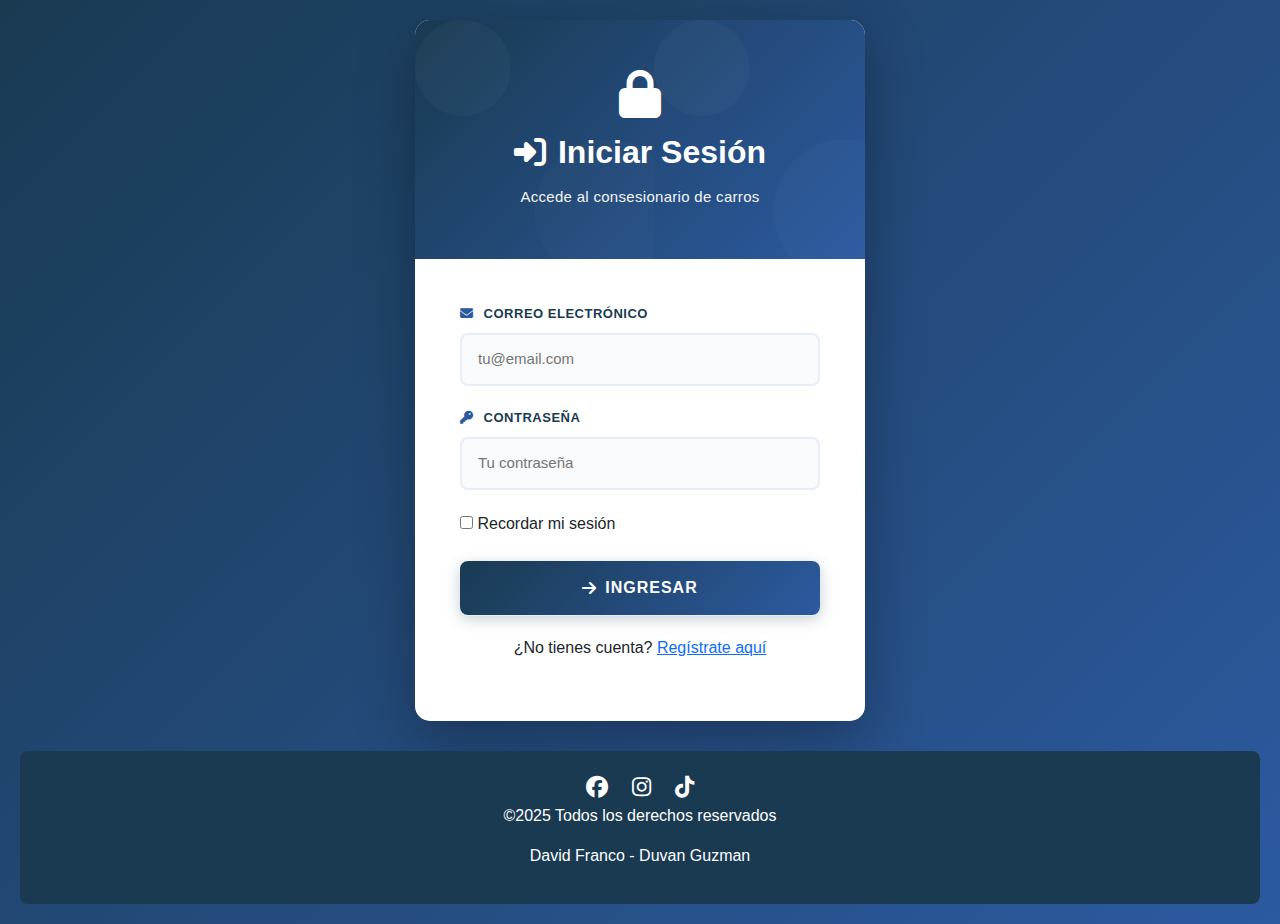
<file: index.html>
<!DOCTYPE html>
<html lang="es">
<head>
  <meta charset="UTF-8">
  <meta name="viewport" content="width=device-width, initial-scale=1.0">
  <title>Iniciar Sesión </title>
  
  <link href="https://cdn.jsdelivr.net/npm/bootstrap@5.3.8/dist/css/bootstrap.min.css" rel="stylesheet">
  <link rel="stylesheet" href="https://cdnjs.cloudflare.com/ajax/libs/font-awesome/6.4.0/css/all.min.css">
  
  <style>
    body {
      background: linear-gradient(135deg, #1a3a52 0%, #2c5aa0 100%);
      min-height: 100vh;
      display: flex;
      flex-direction: column;  
      justify-content: space-between; 
      padding: 20px;
      font-family: 'Segoe UI', Tahoma, Geneva, Verdana, sans-serif;
    }

    .main-wrapper {
      flex: 1;
      display: flex;
      justify-content: center;
      align-items: center;
    }

    .login-container {
      max-width: 450px;
      width: 100%;
      background: white;
      border-radius: 15px;
      box-shadow: 0 20px 60px rgba(0, 0, 0, 0.3);
      overflow: hidden;
      transition: all 0.4s ease;
    }

    .login-container:hover {
      box-shadow: 0 25px 70px rgba(0, 0, 0, 0.35);
      transform: translateY(-5px);
    }

    .login-header {
      background: linear-gradient(135deg, #1a3a52 0%, #2c5aa0 100%);
      color: white;
      padding: 50px 20px;
      text-align: center;
      position: relative;
      overflow: hidden;
    }

    .login-header::before {
      content: '';
      position: absolute;
      inset: 0;
      background: url('data:image/svg+xml,<svg xmlns="http://www.w3.org/2000/svg" viewBox="0 0 100 100"><circle cx="20" cy="20" r="20" fill="rgba(255,255,255,0.05)"/><circle cx="80" cy="80" r="30" fill="rgba(255,255,255,0.03)"/></svg>');
      opacity: 0.5;
    }

    .login-header h1 {
      font-size: 32px;
      margin: 0 0 15px 0;
      font-weight: 700;
      display: flex;
      align-items: center;
      justify-content: center;
      gap: 12px;
      position: relative;
      z-index: 1;
    }

    .login-header p {
      margin: 0;
      font-size: 15px;
      opacity: 0.95;
      position: relative;
      z-index: 1;
      letter-spacing: 0.3px;
    }

    .login-icon {
      font-size: 48px;
      margin-bottom: 15px;
      position: relative;
      z-index: 1;
      animation: bounce 3s infinite;
    }

    @keyframes bounce {
      0%, 100% { transform: translateY(0); }
      50% { transform: translateY(-10px); }
    }

    .login-body {
      padding: 45px;
    }

    .form-group-login {
      margin-bottom: 22px;
      position: relative;
    }

    .form-group-login label {
      display: block;
      font-weight: 700;
      color: #1a3a52;
      margin-bottom: 10px;
      font-size: 13px;
      text-transform: uppercase;
      letter-spacing: 0.5px;
    }

    .form-group-login label i {
      color: #2c5aa0;
      margin-right: 6px;
    }

    .form-group-login input {
      width: 100%;
      padding: 13px 16px;
      border: 2px solid #e8eef5;
      border-radius: 8px;
      font-size: 15px;
      transition: all 0.3s ease;
      background: #f8fafc;
    }

    .btn-ingresar {
      width: 100%;
      padding: 15px;
      background: linear-gradient(135deg, #1a3a52 0%, #2c5aa0 100%);
      color: white;
      border: none;
      border-radius: 8px;
      font-weight: 700;
      font-size: 16px;
      cursor: pointer;
      transition: all 0.3s ease;
      margin-top: 25px;
      display: flex;
      align-items: center;
      justify-content: center;
      text-transform: uppercase;
      letter-spacing: 1px;
      gap: 8px;
      box-shadow: 0 4px 15px rgba(26, 58, 82, 0.25);
    }

    .login-footer {
      text-align: center;
      border-top: 1px solid #e8eef5;
      padding-top: 20px;
    }

    /* FOOTER REAL */
    footer {
      background: #1a3a52;
      color: white;
      text-align: center;
      padding: 20px;
      margin-top: 30px;
      border-radius: 8px;
    }

    footer .sociales a {
      color: white;
      margin: 0 10px;
      font-size: 22px;
      transition: 0.3s;
    }

    footer .sociales a:hover {
      color: #d0d8e0;
    }
  </style>
</head>

<body>

  <!-- Contenedor que centra el login y empuja el footer abajo -->
  <div class="main-wrapper">
    <div class="login-container">

      <div class="login-header">
        <i class="fas fa-lock login-icon"></i>
        <h1><i class="fas fa-sign-in-alt"></i> Iniciar Sesión</h1>
        <p>Accede al consesionario de carros</p>
      </div>

      <div class="login-body">

        <form id="formLogin" onsubmit="return false;">

          <div class="form-group-login">
            <label for="correoLogin"><i class="fas fa-envelope"></i> Correo Electrónico</label>
            <input type="email" id="correoLogin" placeholder="tu@email.com" required>
          </div>

          <div class="form-group-login">
            <label for="claveLogin"><i class="fas fa-key"></i> Contraseña</label>
            <input type="password" id="claveLogin" placeholder="Tu contraseña" required>
          </div>

          <div class="recordar-container">
            <input type="checkbox" id="recordarSesion">
            <label for="recordarSesion">Recordar mi sesión</label>
          </div>

          <button type="button" onclick="iniciarSesion()" class="btn-ingresar">
            <i class="fas fa-arrow-right"></i> Ingresar
          </button>

        </form>

        <div class="login-footer">
          <p>¿No tienes cuenta? <a href="registro.html">Regístrate aquí</a></p>
        </div>

      </div>

    </div>
  </div>

  <!-- FOOTER FIJO ABAJO SIN AFECTAR EL FORMULARIO -->
  <footer>
    <div class="sociales">
      <a href="#"><i class="fab fa-facebook"></i></a>
      <a href="#"><i class="fab fa-instagram"></i></a>
      <a href="#"><i class="fab fa-tiktok"></i></a>
    </div>
    <p>©2025 Todos los derechos reservados</p>
    <p>David Franco - Duvan Guzman</p>
  </footer>

  <script src="JS/App.js"></script>
  <script src="https://cdn.jsdelivr.net/npm/bootstrap@5.3.8/dist/js/bootstrap.bundle.min.js"></script>

</body>
</html>
</file>
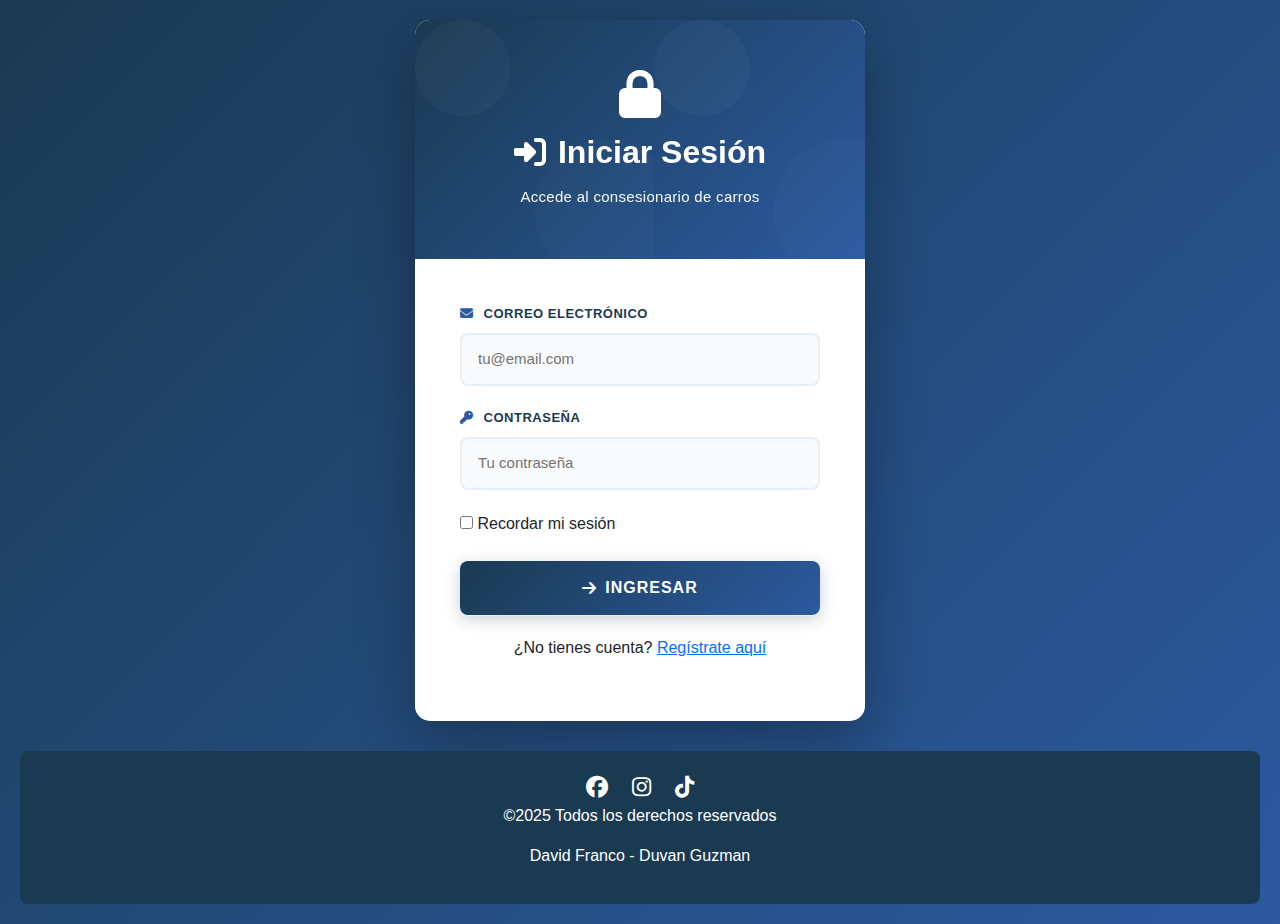
<file: inicio.html>
<!DOCTYPE html>
<html lang="es">

<meta charset="UTF-8">
<meta name="viewport" content="width=device-width, initial-scale=1.0">
<title>consesionario de carros</title>
<link href="https://cdn.jsdelivr.net/npm/bootstrap@5.3.8/dist/css/bootstrap.min.css" rel="stylesheet"
  integrity="sha384-sRIl4kxILFvY47J16cr9ZwB07vP4J8+LH7qKQnuqkuIAvNWLzeN8tE5YBujZqJLB" crossorigin="anonymous">
<link rel="stylesheet" href="https://cdnjs.cloudflare.com/ajax/libs/font-awesome/6.4.0/css/all.min.css">

<!-- boostrap  *SOLO* para iconos en el footer-->
<link rel="stylesheet" href="https://cdn.jsdelivr.net/npm/bootstrap-icons@1.13.1/font/bootstrap-icons.min.css">

<!-- Google Fonts -->
<link href="https://fonts.googleapis.com/css2?family=Poppins:wght@400;600;700&display=swap" rel="stylesheet" />

<!-- Font Awesome -->
<link rel="stylesheet" href="https://cdnjs.cloudflare.com/ajax/libs/font-awesome/6.5.0/css/all.min.css" />


<style>
  * {
    margin: 0;
    padding: 0;
    box-sizing: border-box;
  }

  body {
    font-family: 'Segoe UI', Tahoma, Geneva, Verdana, sans-serif;
    background: linear-gradient(135deg, #1a3a52 0%, #2c5aa0 100%);
    min-height: 100vh;
    padding-bottom: 30px;
  }

  /* Header más compacto y moderno */
  .header-inicio {
    background: linear-gradient(135deg, #2c5aa0 0%, #1a3a52 100%);
    color: white;
    padding: 18px 0;
    margin-bottom: 25px;
    box-shadow: 0 4px 20px rgba(0, 0, 0, 0.2);
    position: sticky;
    top: 0;
    z-index: 100;
  }

  .main-container {
    max-width: 1000px;
    margin: 0 auto;
    padding: 0 20px;
  }

  .header-content {
    display: flex;
    justify-content: space-between;
    align-items: center;
    gap: 15px;
  }

  .header-inicio h1 {
    font-size: 22px;
    margin: 0;
    font-weight: 700;
    display: flex;
    align-items: center;
    gap: 10px;
  }

  #mensajeBienvenida {
    margin: 6px 0 0 0 !important;
    font-size: 13px !important;
    opacity: 0.95 !important;
    font-weight: 600;
    display: flex;
    align-items: center;
    gap: 6px;
    color: #fff;
  }

  #mensajeBienvenida a {
    color: #fff;
    text-decoration: none;
    font-weight: 700;
    border-bottom: 2px solid rgba(255, 255, 255, 0.5);
    transition: all 0.3s ease;
    padding-bottom: 1px;
  }

  #mensajeBienvenida a:hover {
    border-bottom-color: white;
  }

  .btn-cerrar-sesion {
    background: rgba(255, 255, 255, 0.15);
    border: 2px solid rgba(255, 255, 255, 0.6);
    color: white;
    padding: 8px 18px;
    border-radius: 20px;
    font-size: 12px;
    font-weight: 700;
    transition: all 0.3s ease;
    text-transform: uppercase;
    letter-spacing: 0.5px;
    cursor: pointer;
    display: flex;
    align-items: center;
    gap: 6px;
  }

  .btn-cerrar-sesion:hover {
    background: rgba(255, 255, 255, 0.25);
    border-color: white;
    transform: translateY(-2px);
  }

  /* Formulario para agregar tarea */
  .form-tarea-container {
    background: white;
    padding: 25px;
    border-radius: 12px;
    box-shadow: 0 4px 20px rgba(0, 0, 0, 0.1);
    margin-bottom: 20px;
    border-left: 4px solid #2c5aa0;
    transition: all 0.3s ease;
  }

  .form-tarea-container:hover {
    box-shadow: 0 6px 25px rgba(0, 0, 0, 0.15);
    transform: translateY(-2px);
  }

  .form-tarea-container h3 {
    color: #1a3a52;
    font-weight: 700;
    margin-bottom: 18px;
    display: flex;
    align-items: center;
    gap: 10px;
    font-size: 17px;
  }

  .form-tarea-container h3 i {
    color: #2c5aa0;
    font-size: 20px;
  }

  .input-group-tarea {
    display: flex;
    gap: 10px;
  }

  .input-group-tarea input {
    flex: 1;
    padding: 12px 16px;
    border: 2px solid #e8eef5;
    border-radius: 8px;
    font-size: 14px;
    transition: all 0.3s ease;
    background: #f8fafc;
  }

  .input-group-tarea input::placeholder {
    color: #a0aec0;
  }

  .input-group-tarea input:focus {
    outline: none;
    border-color: #2c5aa0;
    background: white;
    box-shadow: 0 0 0 3px rgba(44, 90, 160, 0.1);
  }

  .btn-agregar {
    background: linear-gradient(135deg, #2c5aa0 0%, #1a3a52 100%);
    border: none;
    color: white;
    padding: 12px 24px;
    border-radius: 8px;
    font-weight: 700;
    cursor: pointer;
    transition: all 0.3s ease;
    white-space: nowrap;
    display: flex;
    align-items: center;
    gap: 8px;
    font-size: 13px;
    text-transform: uppercase;
    letter-spacing: 0.5px;
    box-shadow: 0 4px 12px rgba(44, 90, 160, 0.3);
  }

  .btn-agregar:hover {
    transform: translateY(-2px);
    box-shadow: 0 6px 18px rgba(44, 90, 160, 0.4);
    background: linear-gradient(135deg, #1a3a52 0%, #0f2840 100%);
  }

  /* Contenedor de tareas con búsqueda integrada */
  .tareas-container {
    background: white;
    padding: 25px;
    border-radius: 12px;
    box-shadow: 0 4px 20px rgba(0, 0, 0, 0.1);
    border-left: 4px solid #2c5aa0;
    transition: all 0.3s ease;
  }

  .tareas-container:hover {
    box-shadow: 0 6px 25px rgba(0, 0, 0, 0.15);
    transform: translateY(-2px);
  }

  /* Header de tareas con búsqueda integrada */
  .tareas-header {
    display: flex;
    justify-content: space-between;
    align-items: center;
    margin-bottom: 20px;
    gap: 15px;
    flex-wrap: wrap;
  }

  .tareas-title {
    color: #1a3a52;
    font-weight: 700;
    display: flex;
    align-items: center;
    gap: 10px;
    font-size: 17px;
    margin: 0;
  }

  .tareas-title i {
    color: #2c5aa0;
    font-size: 20px;
  }

  /* Barra de búsqueda integrada */
  .busqueda-integrada {
    display: flex;
    gap: 8px;
    flex: 1;
    max-width: 450px;
  }

  .busqueda-input-wrapper {
    position: relative;
    flex: 1;
  }

  #buscarTarea {
    width: 100%;
    padding: 10px 14px 10px 38px;
    border: 2px solid #e8eef5;
    border-radius: 8px;
    font-size: 13px;
    transition: all 0.3s ease;
    background: #f8fafc;
  }

  #buscarTarea::placeholder {
    color: #a0aec0;
    font-size: 13px;
  }

  #buscarTarea:focus {
    outline: none;
    border-color: #2c5aa0;
    background: white;
    box-shadow: 0 0 0 3px rgba(44, 90, 160, 0.1);
  }

  .search-icon {
    position: absolute;
    left: 12px;
    top: 50%;
    transform: translateY(-50%);
    color: #a0aec0;
    font-size: 14px;
    pointer-events: none;
  }

  .btn-limpiar-busqueda {
    background: #f1f5f9;
    border: 2px solid #e8eef5;
    color: #64748b;
    padding: 10px 16px;
    border-radius: 8px;
    font-weight: 700;
    cursor: pointer;
    transition: all 0.3s ease;
    display: flex;
    align-items: center;
    gap: 6px;
    font-size: 12px;
    white-space: nowrap;
  }

  .btn-limpiar-busqueda:hover {
    background: #e2e8f0;
    border-color: #cbd5e1;
    transform: translateY(-2px);
    box-shadow: 0 3px 10px rgba(0, 0, 0, 0.1);
  }

  /* Contador de resultados */
  .contador-resultados {
    width: 100%;
    margin-top: 12px;
    padding: 10px 14px;
    background: linear-gradient(135deg, #e0f2fe 0%, #dbeafe 100%);
    border-left: 3px solid #2c5aa0;
    border-radius: 6px;
    color: #1a3a52;
    font-size: 13px;
    font-weight: 600;
    display: none;
    align-items: center;
    gap: 8px;
  }

  .contador-resultados.show {
    display: flex;
  }

  .contador-resultados i {
    color: #2c5aa0;
  }

  /* Divisor visual */
  .divider {
    height: 1px;
    background: linear-gradient(90deg, transparent, #e8eef5, transparent);
    margin: 18px 0;
  }

  /* Lista vacía mejorada */
  .lista-vacia {
    text-align: center;
    color: #94a3b8;
  }

  .lista-vacia i {
    font-size: 60px;
    margin-bottom: 18px;
    color: #cbd5e1;
    display: block;
  }

  @keyframes float {

    0%,
    100% {
      transform: translateY(0px);
    }

    50% {
      transform: translateY(-10px);
    }
  }

  .lista-vacia p {
    font-size: 15px;
    font-weight: 500;
    margin: 0 0 8px 0;
    color: #64748b;
  }

  .lista-vacia small {
    font-size: 13px;
    color: #94a3b8;
  }

  /* Tareas con diseño mejorado */
  .tarea-item {
    background: linear-gradient(135deg, #f8fafc 0%, #ffffff 100%);
    border: 1px solid #e8eef5;
    border-left: 3px solid #2c5aa0;
    border-radius: 8px;
    padding: 12px 16px;
    margin-bottom: 10px;
    display: flex;
    justify-content: space-between;
    align-items: center;
    transition: all 0.3s ease;
    position: relative;
    overflow: hidden;
  }

  .tarea-item::before {
    content: '';
    position: absolute;
    left: 0;
    top: 0;
    bottom: 0;
    width: 3px;
    background: linear-gradient(180deg, #2c5aa0, #1a3a52);
    transition: width 0.3s ease;
  }

  .tarea-item:hover {
    border-left-color: #1a3a52;
    background: white;
    box-shadow: 0 4px 15px rgba(44, 90, 160, 0.15);
    transform: translateX(4px);
  }

  .tarea-item.highlight {
    animation: highlightPulse 0.8s ease;
    border-left-color: #fbbf24;
    background: linear-gradient(135deg, #fffbeb 0%, #fef3c7 100%);
  }

  @keyframes highlightPulse {

    0%,
    100% {
      transform: scale(1);
    }

    50% {
      transform: scale(1.02);
    }
  }

  .tarea-contenido {
    display: flex;
    align-items: center;
    gap: 12px;
    flex: 1;
  }

  .tarea-icono {
    width: 32px;
    height: 32px;
    background: linear-gradient(135deg, #e0f2fe 0%, #dbeafe 100%);
    border-radius: 6px;
    display: flex;
    align-items: center;
    justify-content: center;
    color: #2c5aa0;
    font-size: 14px;
    flex-shrink: 0;
  }

  .tarea-texto {
    flex: 1;
    font-size: 14px;
    color: #2d3748;
    font-weight: 500;
    letter-spacing: 0.2px;
    word-break: break-word;
  }

  .tarea-acciones {
    display: flex;
    gap: 6px;
    flex-shrink: 0;
  }

  /* Botones rediseñados */
  .btn-accion {
    padding: 7px 14px;
    border: none;
    border-radius: 6px;
    cursor: pointer;
    font-size: 11px;
    font-weight: 700;
    transition: all 0.2s ease;
    display: flex;
    align-items: center;
    gap: 5px;
    white-space: nowrap;
    text-transform: uppercase;
    letter-spacing: 0.3px;
  }

  .btn-accion i {
    font-size: 12px;
    margin-top: auto;
    margin-bottom: auto;
  }

  .btn-editar {
    background: linear-gradient(135deg, #60a5fa 0%, #3b82f6 100%);
    color: white;
    box-shadow: 0 2px 6px rgba(59, 130, 246, 0.3);
  }

  .btn-editar:hover {
    background: linear-gradient(135deg, #3b82f6 0%, #2563eb 100%);
    transform: translateY(-2px);
    box-shadow: 0 4px 12px rgba(59, 130, 246, 0.4);
  }

  .btn-eliminar {
    background: linear-gradient(135deg, #f87171 0%, #ef4444 100%);
    color: white;
    box-shadow: 0 2px 6px rgba(239, 68, 68, 0.3);
  }

  .btn-eliminar:hover {
    background: linear-gradient(135deg, #ef4444 0%, #dc2626 100%);
    transform: translateY(-2px);
    box-shadow: 0 4px 12px rgba(239, 68, 68, 0.4);
  }

  /* Modal mejorado */
  .modal {
    display: none;
    position: fixed;
    z-index: 1000;
    left: 0;
    top: 0;
    width: 100%;
    height: 100%;
    background-color: rgba(0, 0, 0, 0.6);
    backdrop-filter: blur(5px);
    animation: fadeIn 0.3s ease;
  }

  @keyframes fadeIn {
    from {
      opacity: 0;
    }

    to {
      opacity: 1;
    }
  }

  .modal.show {
    display: flex;
    align-items: center;
    justify-content: center;
  }

  .modal-content {
    background-color: white;
    padding: 28px;
    border-radius: 12px;
    box-shadow: 0 20px 60px rgba(0, 0, 0, 0.3);
    width: 90%;
    max-width: 480px;
    animation: slideIn 0.3s ease;
    position: relative;
    border-left: 4px solid #2c5aa0;
  }

  @keyframes slideIn {
    from {
      transform: translateY(-30px);
      opacity: 0;
    }

    to {
      transform: translateY(0);
      opacity: 1;
    }
  }

  /* BOTÓN DE CERRAR (X) */
  .close {
    position: absolute;
    right: 12px;
    top: 12px;
    font-size: 20px;
    font-weight: bold;
    color: #94a3b8;
    cursor: pointer;
    background: white;
    border: none;
    padding: 0;
    width: 32px;
    height: 32px;
    display: flex;
    align-items: center;
    justify-content: center;
    border-radius: 50%;
    box-shadow: 0 2px 6px rgba(0, 0, 0, 0.2);
    transition: 0.2s ease;
  }

  .close:hover {
    color: #ef4444;
    background: #fee2e2;
    transform: scale(1.1);
  }

  /* TÍTULO DEL MODAL */
  .modal-content h3 {
    margin: 0 0 22px 0;
    color: #1a3a52;
    font-size: 19px;
    display: flex;
    align-items: center;
    gap: 10px;
    font-weight: 700;
  }

  .modal-content h3 i {
    color: #2c5aa0;
  }

  /* INPUTS */
  .modal-content input {
    width: 100%;
    padding: 12px 16px;
    margin-bottom: 20px;
    border: 2px solid #e8eef5;
    border-radius: 8px;
    font-size: 14px;
    transition: all 0.3s ease;
    background: #f8fafc;
  }

  .modal-content input:focus {
    outline: none;
    border-color: #2c5aa0;
    background: white;
    box-shadow: 0 0 0 3px rgba(44, 90, 160, 0.1);
  }

  /* BOTÓN PRINCIPAL DEL MODAL (GUARDAR) */
  .modal-content button.btn-modal-primary {
    width: 100%;
    padding: 13px;
    background: linear-gradient(135deg, #2c5aa0 0%, #1a3a52 100%);
    color: white;
    border: none;
    border-radius: 8px;
    font-weight: 700;
    cursor: pointer;
    transition: all 0.3s ease;
    display: flex;
    align-items: center;
    justify-content: center;
    gap: 8px;
    text-transform: uppercase;
    letter-spacing: 0.5px;
    font-size: 13px;
    box-shadow: 0 4px 12px rgba(44, 90, 160, 0.3);
  }

  .modal-content button.btn-modal-primary:hover {
    transform: translateY(-2px);
    box-shadow: 0 6px 18px rgba(44, 90, 160, 0.4);
  }


  /* Mensaje de error */
  .mensaje-error-tarea {
    color: #ef4444;
    font-size: 12px;
    margin-top: 10px;
    display: none;
    align-items: center;
    gap: 6px;
    font-weight: 600;
    padding: 8px 12px;
    background: #fee2e2;
    border-left: 3px solid #ef4444;
    border-radius: 6px;
  }

  .mensaje-error-tarea.show {
    display: flex;
    animation: slideIn 0.3s ease;
  }

  /* Responsive */
  @media (max-width: 768px) {
    .header-content {
      flex-direction: column;
      align-items: flex-start;
    }

    .input-group-tarea {
      flex-direction: column;
    }

    .btn-agregar {
      width: 100%;
      justify-content: center;
    }

    .tareas-header {
      flex-direction: column;
      align-items: stretch;
    }

    .busqueda-integrada {
      max-width: 100%;
      flex-direction: column;
    }

    .btn-limpiar-busqueda {
      width: 100%;
      justify-content: center;
    }

    .tarea-item {
      flex-direction: column;
      align-items: stretch;
      gap: 12px;
      padding: 14px;
    }

    .tarea-contenido {
      margin-bottom: 8px;
    }

    .tarea-acciones {
      width: 100%;
    }

    .btn-accion {
      flex: 1;
      justify-content: center;
    }
  }

  @media (max-width: 480px) {
    .header-inicio h1 {
      font-size: 18px;
    }

    #mensajeBienvenida {
      font-size: 12px !important;
    }

    .form-tarea-container,
    .tareas-container {
      padding: 20px;
    }
  }

  /* ===== FOOTER ===== */
  /* ===== FOOTER ===== */
  footer {
    background: #1a3a52;
    color: #fff;
    text-align: center;
    padding: 10px;
    margin-top: 15px;
  }

  .sociales a {
    color: #ffffff;
    margin: 0 10px;
    text-decoration: none;
    transition: all 0.3s ease;
    width: 5px;
    font-size: 23px;
  }

  .sociales a:hover {
    transform: scale(1.1);
    cursor: pointer;
    color: #000000;

  }

  /* Pantallas grandes */
  @media (min-width: 1400px) {

    .galeria {
      grid-template-columns: repeat(auto-fill, minmax(280px, 1fr));
    }

    .card-stack {
      width: 220px;
      height: 300px;
    }

    .tematica-section {
      max-width: 1200px;
    }
  }



  footer {
    width: 100vw;
    /* fuerza 100% del ancho real */
    margin-left: calc(50% - 50vw);
    /* elimina cualquier padding/margen lateral */
    margin-right: calc(50% - 50vw);
    background: #1a3a52;
    color: #ffffff;
    text-align: center;
    padding: 35px 20px;
  }

  footer .footer-divider {
    width: 60%;
    margin: 20px auto;
    border-top: 1px solid rgba(255, 255, 255, 0.2);
  }

  .img-car {
    width: 100%;
    height: 180px;
    /* puedes subirlo a 200px si quieres más grande */
    object-fit: cover;
    /* recorta la imagen sin deformar */
    border-radius: 10px;
  }
</style>
</head>

<body onload="mostrarBienvenida()">
  <!-- Header compacto -->
  <div class="header-inicio">
    <div class="main-container">
      <div class="header-content">
        <div>
          <h1><i class="fas fa-tasks"></i> consesionario de carros</h1>
          <p id="mensajeBienvenida"><i class="fas fa-user-circle"></i></p>
        </div>
        <button class="btn-cerrar-sesion" onclick="cerrarSesion()">
          <i class="fas fa-sign-out-alt"></i> Cerrar sesión
        </button>
      </div>
    </div>
  </div>


  <!--filtro -->
  <div class="mensaje-error-tarea" id="errorNuevaTarea">
    <i class="fas fa-exclamation-circle"></i>
    <span></span>
  </div>
  </form>
  </div>

  <!-- Lista de tareas con búsqueda integrada -->
  <div class="tareas-container">
    <!-- Header con búsqueda -->
    <div class="tareas-header">
      <h3 class="tareas-title">
        <i class="fas fa-list-check"></i>lista de Carros
      </h3>

      <!-- Búsqueda integrada -->
      <div class="busqueda-integrada">
        <div class="busqueda-input-wrapper">
          <i class="fas fa-search search-icon"></i>
          <input type="text" id="buscarTarea" placeholder="Busca tu carro ideal..." autocomplete="off">
        </div>
        <button class="btn-limpiar-busqueda" onclick="limpiarBusqueda()">
          <i class="fas fa-times"></i> Limpiar
        </button>
      </div>
    </div>

    <!-- Contador de resultados -->
    <div class="contador-resultados" id="contadorResultados">
      <i class="fas fa-filter"></i>
      <span id="textoContador"></span>
    </div>

    <!-- Divisor -->
    <div class="divider"></div>



    <button class="btn-agregar" onclick="abrirModalAgregar()">
      <i class="fas fa-plus-circle"></i> Registrar nuevo vehículo
    </button>



    <!-- CONTENEDOR DE CATÁLOGO DE CARROS -->
    <div class="tareas-container">
      <h3 class="tareas-title">
        <i class="fas fa-car"></i> Catálogo de Vehículos
      </h3>

      <div class="divider"></div>

      <div id="contenedorCarros" class="row g-4">

        <!-- 1 -->
        <div class="col-md-4" data-id="1">
          <div class="tarea-item" style="flex-direction: column; text-align: center;">
            <img src="img/1.png" class="img-car">
            <h4 class="titulo-carro">Toyota Corolla 2024</h4>
            <p>Motor 2.0 • Automático • Full equipo</p>
            <p class="precio-carro"><strong>$24,900</strong></p>

            <div class="tarea-acciones" style="justify-content:center; margin-top:8px;">
              <button class="btn-accion btn-editar" onclick="editarCarro(this)">
                <i class="fas fa-pen"></i> Editar
              </button>
              <button class="btn-accion btn-eliminar" onclick="eliminarCarro(this)">
                <i class="fas fa-trash"></i> Eliminar
              </button>
            </div>
          </div>
        </div>

        <!-- 2 -->
        <div class="col-md-4" data-id="2">
          <div class="tarea-item" style="flex-direction: column; text-align: center;">
            <img src="img/2.jpg" class="img-car">
            <h4 class="titulo-carro">Mazda 3 Touring</h4>
            <p>Motor 2.5 • Automático • Aros 18"</p>
            <p class="precio-carro"><strong>$27,500</strong></p>

            <div class="tarea-acciones">
              <button class="btn-accion btn-editar" onclick="editarCarro(this)">
                <i class="fas fa-pen"></i> Editar
              </button>
              <button class="btn-accion btn-eliminar" onclick="eliminarCarro(this)">
                <i class="fas fa-trash"></i> Eliminar
              </button>
            </div>
          </div>
        </div>

        <!-- 3 -->
        <div class="col-md-4" data-id="3">
          <div class="tarea-item" style="flex-direction: column; text-align: center;">
            <img src="img/3.jpg" class="img-car">
            <h4 class="titulo-carro">Chevrolet Onix Turbo</h4>
            <p>Motor 1.0 Turbo • Automático</p>
            <p class="precio-carro"><strong>$18,700</strong></p>

            <div class="tarea-acciones">
              <button class="btn-accion btn-editar" onclick="editarCarro(this)">
                <i class="fas fa-pen"></i> Editar
              </button>
              <button class="btn-accion btn-eliminar" onclick="eliminarCarro(this)">
                <i class="fas fa-trash"></i> Eliminar
              </button>
            </div>
          </div>
        </div>

        <!-- 4 -->
        <div class="col-md-4" data-id="4">
          <div class="tarea-item" style="flex-direction: column; text-align: center;">
            <img src="img/4.jpg" class="img-car">
            <h4 class="titulo-carro">Kia Sportage 2023</h4>
            <p>Motor 2.0 • SUV • Full equipo</p>
            <p class="precio-carro"><strong>$32,900</strong></p>

            <div class="tarea-acciones">
              <button class="btn-accion btn-editar" onclick="editarCarro(this)">
                <i class="fas fa-pen"></i> Editar
              </button>
              <button class="btn-accion btn-eliminar" onclick="eliminarCarro(this)">
                <i class="fas fa-trash"></i> Eliminar
              </button>
            </div>
          </div>
        </div>

        <!-- 5 -->
        <div class="col-md-4" data-id="5">
          <div class="tarea-item" style="flex-direction: column; text-align: center;">
            <img src="img/5.jpg" class="img-car">
            <h4 class="titulo-carro">Hyundai Tucson</h4>
            <p>Motor 2.0 • Automático • 4x2</p>
            <p class="precio-carro"><strong>$30,500</strong></p>

            <div class="tarea-acciones">
              <button class="btn-accion btn-editar" onclick="editarCarro(this)">
                <i class="fas fa-pen"></i> Editar
              </button>
              <button class="btn-accion btn-eliminar" onclick="eliminarCarro(this)">
                <i class="fas fa-trash"></i> Eliminar
              </button>
            </div>
          </div>
        </div>

        <!-- 6 -->
        <div class="col-md-4" data-id="6">
          <div class="tarea-item" style="flex-direction: column; text-align: center;">
            <img src="img/6.jpg" class="img-car">
            <h4 class="titulo-carro">Ford Mustang GT</h4>
            <p>Motor V8 • 460HP • Deportivo</p>
            <p class="precio-carro"><strong>$52,800</strong></p>

            <div class="tarea-acciones">
              <button class="btn-accion btn-editar" onclick="editarCarro(this)">
                <i class="fas fa-pen"></i> Editar
              </button>
              <button class="btn-accion btn-eliminar" onclick="eliminarCarro(this)">
                <i class="fas fa-trash"></i> Eliminar
              </button>
            </div>
          </div>
        </div>

        <!-- 7 -->
        <div class="col-md-4" data-id="7">
          <div class="tarea-item" style="flex-direction: column; text-align: center;">
            <img src="img/7.jpg" class="img-car">
            <h4 class="titulo-carro">BMW Serie 3</h4>
            <p>Motor 2.0 TwinPower Turbo</p>
            <p class="precio-carro"><strong>$43,200</strong></p>

            <div class="tarea-acciones">
              <button class="btn-accion btn-editar" onclick="editarCarro(this)">
                <i class="fas fa-pen"></i> Editar
              </button>
              <button class="btn-accion btn-eliminar" onclick="eliminarCarro(this)">
                <i class="fas fa-trash"></i> Eliminar
              </button>
            </div>
          </div>
        </div>

        <!-- 8 -->
        <div class="col-md-4" data-id="8">
          <div class="tarea-item" style="flex-direction: column; text-align: center;">
            <img src="img/8.jpg" class="img-car">
            <h4 class="titulo-carro">Audi A4</h4>
            <p>Motor 2.0 TFSI • Lujo</p>
            <p class="precio-carro"><strong>$46,900</strong></p>

            <div class="tarea-acciones">
              <button class="btn-accion btn-editar" onclick="editarCarro(this)">
                <i class="fas fa-pen"></i> Editar
              </button>
              <button class="btn-accion btn-eliminar" onclick="eliminarCarro(this)">
                <i class="fas fa-trash"></i> Eliminar
              </button>
            </div>
          </div>
        </div>

        <!-- 9 -->
        <div class="col-md-4" data-id="9">
          <div class="tarea-item" style="flex-direction: column; text-align: center;">
            <img src="img/9.jpg" class="img-car">
            <h4 class="titulo-carro">Mercedes Benz C180</h4>
            <p>Motor Turbo • Interior Premium</p>
            <p class="precio-carro"><strong>$49,700</strong></p>

            <div class="tarea-acciones">
              <button class="btn-accion btn-editar" onclick="editarCarro(this)">
                <i class="fas fa-pen"></i> Editar
              </button>
              <button class="btn-accion btn-eliminar" onclick="eliminarCarro(this)">
                <i class="fas fa-trash"></i> Eliminar
              </button>
            </div>
          </div>
        </div>

        <!-- 10 -->
        <div class="col-md-4" data-id="10">
          <div class="tarea-item" style="flex-direction: column; text-align: center;">
            <img src="img/10.jpg" class="img-car">
            <h4 class="titulo-carro">Nissan Versa</h4>
            <p>Económico • Motor 1.6</p>
            <p class="precio-carro"><strong>$16,900</strong></p>

            <div class="tarea-acciones">
              <button class="btn-accion btn-editar" onclick="editarCarro(this)">
                <i class="fas fa-pen"></i> Editar
              </button>
              <button class="btn-accion btn-eliminar" onclick="eliminarCarro(this)">
                <i class="fas fa-trash"></i> Eliminar
              </button>
            </div>
          </div>
        </div>

        <!-- 11 -->
        <div class="col-md-4" data-id="11">
          <div class="tarea-item" style="flex-direction: column; text-align: center;">
            <img src="img/11.jpg" class="img-car">
            <h4 class="titulo-carro">Volkswagen Golf GTI</h4>
            <p>Motor 2.0 Turbo • Deportivo</p>
            <p class="precio-carro"><strong>$39,800</strong></p>

            <div class="tarea-acciones">
              <button class="btn-accion btn-editar" onclick="editarCarro(this)">
                <i class="fas fa-pen"></i> Editar
              </button>
              <button class="btn-accion btn-eliminar" onclick="eliminarCarro(this)">
                <i class="fas fa-trash"></i> Eliminar
              </button>
            </div>
          </div>
        </div>

        <!-- 12 -->
        <div class="col-md-4" data-id="12">
          <div class="tarea-item" style="flex-direction: column; text-align: center;">
            <img src="img/12.jpg" class="img-car">
            <h4 class="titulo-carro">Honda Civic</h4>
            <p>Motor 1.5 Turbo • Automático</p>
            <p class="precio-carro"><strong>$28,600</strong></p>

            <div class="tarea-acciones">
              <button class="btn-accion btn-editar" onclick="editarCarro(this)">
                <i class="fas fa-pen"></i> Editar
              </button>
              <button class="btn-accion btn-eliminar" onclick="eliminarCarro(this)">
                <i class="fas fa-trash"></i> Eliminar
              </button>
            </div>
          </div>
        </div>

        <!-- 13 -->
        <div class="col-md-4" data-id="13">
          <div class="tarea-item" style="flex-direction: column; text-align: center;">
            <img src="img/13.jpg" class="img-car">
            <h4 class="titulo-carro">Dodge Charger</h4>
            <p>Motor V6 • Sedán deportivo</p>
            <p class="precio-carro"><strong>$41,300</strong></p>

            <div class="tarea-acciones">
              <button class="btn-accion btn-editar" onclick="editarCarro(this)">
                <i class="fas fa-pen"></i> Editar
              </button>
              <button class="btn-accion btn-eliminar" onclick="eliminarCarro(this)">
                <i class="fas fa-trash"></i> Eliminar
              </button>
            </div>
          </div>
        </div>

        <!-- 14 -->
        <div class="col-md-4" data-id="14">
          <div class="tarea-item" style="flex-direction: column; text-align: center;">
            <img src="img/14.png" class="img-car">
            <h4 class="titulo-carro">Subaru WRX</h4>
            <p>Motor Turbo • Tracción AWD</p>
            <p class="precio-carro"><strong>$37,900</strong></p>

            <div class="tarea-acciones">
              <button class="btn-accion btn-editar" onclick="editarCarro(this)">
                <i class="fas fa-pen"></i> Editar
              </button>
              <button class="btn-accion btn-eliminar" onclick="eliminarCarro(this)">
                <i class="fas fa-trash"></i> Eliminar
              </button>
            </div>
          </div>
        </div>

        <!-- 15 -->
        <div class="col-md-4" data-id="15">
          <div class="tarea-item" style="flex-direction: column; text-align: center;">
            <img src="img/15.jpg" class="img-car">
            <h4 class="titulo-carro">Jeep Wrangler</h4>
            <p>4x4 • Off-road • Motor 3.6L</p>
            <p class="precio-carro"><strong>$48,500</strong></p>

            <div class="tarea-acciones">
              <button class="btn-accion btn-editar" onclick="editarCarro(this)">
                <i class="fas fa-pen"></i> Editar
              </button>
              <button class="btn-accion btn-eliminar" onclick="eliminarCarro(this)">
                <i class="fas fa-trash"></i> Eliminar
              </button>
            </div>
          </div>
        </div>

      </div>
    </div>









    <!-- MODAL PARA EDITAR TARJETAS DEL CATÁLOGO -->
    <div id="modalEditarCarro" class="modal">
      <div class="modal-content">
        <button class="close" onclick="cerrarModalEditar()">&times;</button>

        <h3><i class="fas fa-car"></i> Editar Vehículo</h3>

        <input type="text" id="editarNombre" placeholder="Nuevo nombre del vehículo">
        <input type="text" id="editarPrecio" placeholder="Nuevo precio (Ej: $25,000)">

        <button class="btn-modal-primary" onclick="guardarEdicionCarro()">

          <i class="fas fa-save"></i> Guardar Cambios
        </button>
      </div>
    </div>




    <!-- MODAL PARA AGREGAR NUEVO VEHÍCULO -->
    <div id="modalAgregarCarro" class="modal">
      <div class="modal-content">
        <button class="close" onclick="cerrarModalAgregar()">&times;</button>

        <h3><i class="fas fa-plus-circle"></i> Nuevo Vehículo</h3>

        <input type="text" id="nuevoNombre" placeholder="Nombre del vehículo">
        <input type="text" id="nuevaDescripcion" placeholder="Descripción (Motor, tipo...)">
        <input type="text" id="nuevoPrecio" placeholder="Precio (Ej: $25,000)">
        <input type="text" id="nuevaImagen" placeholder="URL de imagen">

        <button onclick="guardarNuevoCarro()">
          <i class="fas fa-save"></i> Guardar Vehículo
        </button>
      </div>
    </div>





    <!-- ===== FOOTER ===== -->
    <section>
      <footer>
        <div class="sociales" id="Contacto">
          <a href="https://facebook.com" target="_blank"><i class="bi bi-facebook"></i></a>
          <a href="https://instagram.com" target="_blank"><i class="bi bi-instagram"></i></a>
          <a href="https://tiktok.com" target="_blank"><i class="bi bi-tiktok"></i></a>
        </div>

        <div class="footer-divider"></div>

        <p>©2025 Todos los derechos reservados</p>
        <p>David Franco - Duvan Guzman</p>
      </footer>
    </section>











    <!--scrip de busqueda-->

    <script>
      const inputBusqueda = document.getElementById("buscarTarea");
      const contenedorCarros = document.getElementById("contenedorCarros");
      const contadorResultados = document.getElementById("contadorResultados");
      const textoContador = document.getElementById("textoContador");

      // Activar filtro cada vez que escribes
      inputBusqueda.addEventListener("input", filtrarCarros);

      function filtrarCarros() {
        const texto = inputBusqueda.value.toLowerCase().trim();
        const tarjetas = contenedorCarros.getElementsByClassName("col-md-4");

        let resultados = 0;

        for (let card of tarjetas) {
          const contenido = card.innerText.toLowerCase();

          // Si coincide con el texto buscado, lo muestra
          if (contenido.includes(texto)) {
            card.style.display = "block";
            resultados++;
          } else {
            card.style.display = "none";
          }
        }

        // Mostrar contador si hay texto en el buscador
        if (texto.length > 0) {
          contadorResultados.classList.add("show");
          textoContador.innerText = resultados + " resultados encontrados";
        } else {
          contadorResultados.classList.remove("show");
        }
      }

      // Botón "Limpiar"
      function limpiarBusqueda() {
        inputBusqueda.value = "";
        filtrarCarros();
      }





      // agregrar 

      // ===================================================
      // ABRIR / CERRAR MODAL DE AGREGAR
      // ===================================================
      function abrirModalAgregar() {
        document.getElementById("modalAgregarCarro").classList.add("show");
      }

      function cerrarModalAgregar() {
        document.getElementById("modalAgregarCarro").classList.remove("show");
      }

      // ===================================================
      // CREAR UN NUEVO VEHÍCULO
      // ===================================================
      function guardarNuevoCarro() {
        const nombre = document.getElementById("nuevoNombre").value.trim();
        const descripcion = document.getElementById("nuevaDescripcion").value.trim();
        const precio = document.getElementById("nuevoPrecio").value.trim();
        const imagen = document.getElementById("nuevaImagen").value.trim();

        if (!nombre || !descripcion || !precio || !imagen) {
          alert("Todos los campos son obligatorios.");
          return;
        }

        const contenedor = document.getElementById("contenedorCarros");

        // Obtener un nuevo ID incremental
        const guardados = JSON.parse(localStorage.getItem("carros")) || {};
        const nuevoId = obtenerNuevoID(guardados);

        // CREAR ELEMENTO TARJETA
        const col = document.createElement("div");
        col.className = "col-md-4";
        col.dataset.id = nuevoId;

        col.innerHTML = `
        <div class="tarea-item" style="flex-direction: column; text-align: center;">
            <img src="${imagen}" class="img-car">
            <h4 class="titulo-carro">${nombre}</h4>
            <p>${descripcion}</p>
            <p class="precio-carro"><strong>${precio}</strong></p>

            <div class="tarea-acciones" style="justify-content:center; margin-top:8px;">
                <button class="btn-accion btn-editar" onclick="editarCarro(this)">
                    <i class="fas fa-pen"></i> Editar
                </button>
                <button class="btn-accion btn-eliminar" onclick="eliminarCarro(this)">
                    <i class="fas fa-trash"></i> Eliminar
                </button>
            </div>
        </div>
    `;

        // Insertar en pantalla
        contenedor.appendChild(col);

        // Guardar en localStorage
        guardarCambios(nuevoId, {
          titulo: nombre,
          descripcion: descripcion,
          precio: precio,
          imagen: imagen,
          eliminado: false
        });

        cerrarModalAgregar();

        // Limpiar campos
        document.getElementById("nuevoNombre").value = "";
        document.getElementById("nuevaDescripcion").value = "";
        document.getElementById("nuevoPrecio").value = "";
        document.getElementById("nuevaImagen").value = "";
      }

      // Crear un ID nuevo basado en el mayor existente
      function obtenerNuevoID(data) {
        const numeros = Object.keys(data).map(id => parseInt(id));
        return numeros.length ? Math.max(...numeros) + 1 : 16; // Empieza en 16 para no pisar los 1–15
      }



    </script>







    <script>
      // ===================================================
      // INICIALIZACIÓN
      // ===================================================
      document.addEventListener("DOMContentLoaded", function () {
        cargarCarrosGuardados();
      });

      // ===================================================
      // CARGAR ESTADO DESDE LOCALSTORAGE
      // ===================================================
      function cargarCarrosGuardados() {
        const guardados = JSON.parse(localStorage.getItem("carros")) || {};
        const contenedor = document.getElementById("contenedorCarros");

        Object.keys(guardados).forEach(id => {
          const data = guardados[id];

          // Si está eliminado → no se muestra
          if (data.eliminado === true) return;

          // Buscar tarjeta original
          let card = document.querySelector(`[data-id="${id}"]`);

          // ==========================================================
          // SI LA TARJETA NO EXISTE → ES UN CARRO NUEVO → CREARLO
          // ==========================================================
          if (!card) {
            card = document.createElement("div");
            card.className = "col-md-4";
            card.dataset.id = id;

            card.innerHTML = `
                <div class="tarea-item" style="flex-direction: column; text-align: center;">
                    <img src="${data.imagen}" class="img-car">
                    <h4 class="titulo-carro">${data.titulo}</h4>
                    <p>${data.descripcion}</p>
                    <p class="precio-carro"><strong>${data.precio}</strong></p>

                    <div class="tarea-acciones" style="justify-content:center; margin-top:8px;">
                        <button class="btn-accion btn-editar" onclick="editarCarro(this)">
                            <i class="fas fa-pen"></i> Editar
                        </button>
                        <button class="btn-accion btn-eliminar" onclick="eliminarCarro(this)">
                            <i class="fas fa-trash"></i> Eliminar
                        </button>
                    </div>
                </div>
            `;

            contenedor.appendChild(card);
            return;
          }

          // ==========================================================
          // SI LA TARJETA YA EXISTE → ACTUALIZAR SUS DATOS
          // ==========================================================
          if (data.titulo) {
            card.querySelector(".titulo-carro").innerText = data.titulo;
          }
          if (data.descripcion) {
            card.querySelector("p").innerText = data.descripcion;
          }
          if (data.precio) {
            card.querySelector(".precio-carro").innerHTML = `<strong>${data.precio}</strong>`;
          }
          if (data.imagen) {
            card.querySelector("img").src = data.imagen;
          }
        });
      }

      // ===================================================
      // EDITAR VEHÍCULO
      // ===================================================
      let tarjetaActual = null;

      function editarCarro(btn) {
        tarjetaActual = btn.closest(".col-md-4");
        if (!tarjetaActual) return;

        const tituloEl = tarjetaActual.querySelector(".titulo-carro");
        const precioEl = tarjetaActual.querySelector(".precio-carro");

        const nombre = tituloEl ? tituloEl.innerText : "";
        const precio = precioEl ? precioEl.innerText : "";

        document.getElementById("editarNombre").value = nombre;
        document.getElementById("editarPrecio").value = precio;

        document.getElementById("modalEditarCarro").classList.add("show");
      }

      function guardarEdicionCarro() {
        if (!tarjetaActual) return;

        const nuevoNombre = document.getElementById("editarNombre").value.trim();
        const nuevoPrecio = document.getElementById("editarPrecio").value.trim();

        if (!nuevoNombre || !nuevoPrecio) {
          alert("Todos los campos son obligatorios.");
          return;
        }

        const id = tarjetaActual.dataset.id;

        // Actualizar DOM
        const tituloEl = tarjetaActual.querySelector(".titulo-carro");
        const precioEl = tarjetaActual.querySelector(".precio-carro");

        if (tituloEl) tituloEl.innerText = nuevoNombre;
        if (precioEl) precioEl.innerHTML = `<strong>${nuevoPrecio}</strong>`;

        // Guardar en localStorage
        guardarCambios(id, {
          titulo: nuevoNombre,
          precio: nuevoPrecio,
          eliminado: false   // aseguramos que no quede marcado como eliminado
        });

        cerrarModalEditar();
      }

      function cerrarModalEditar() {
        document.getElementById("modalEditarCarro").classList.remove("show");
      }

      // ===================================================
      // ELIMINAR VEHÍCULO
      // ===================================================
      function eliminarCarro(btn) {
        if (!confirm("¿Seguro que deseas eliminar este vehículo?")) return;

        const card = btn.closest(".col-md-4");
        if (!card) return;

        const id = card.dataset.id;

        // 1) Eliminar del DOM
        card.remove();

        // 2) Guardar estado eliminado en localStorage
        guardarCambios(id, { eliminado: true });
      }

      // ===================================================
      // GUARDAR EN LOCALSTORAGE
      // ===================================================
      function guardarCambios(id, datos) {
        const guardados = JSON.parse(localStorage.getItem("carros")) || {};

        guardados[id] = {
          ...(guardados[id] || {}),
          ...datos
        };

        localStorage.setItem("carros", JSON.stringify(guardados));
      }
    </script>



    <script src="JS/App.js"></script>

</body>

</html>
</file>
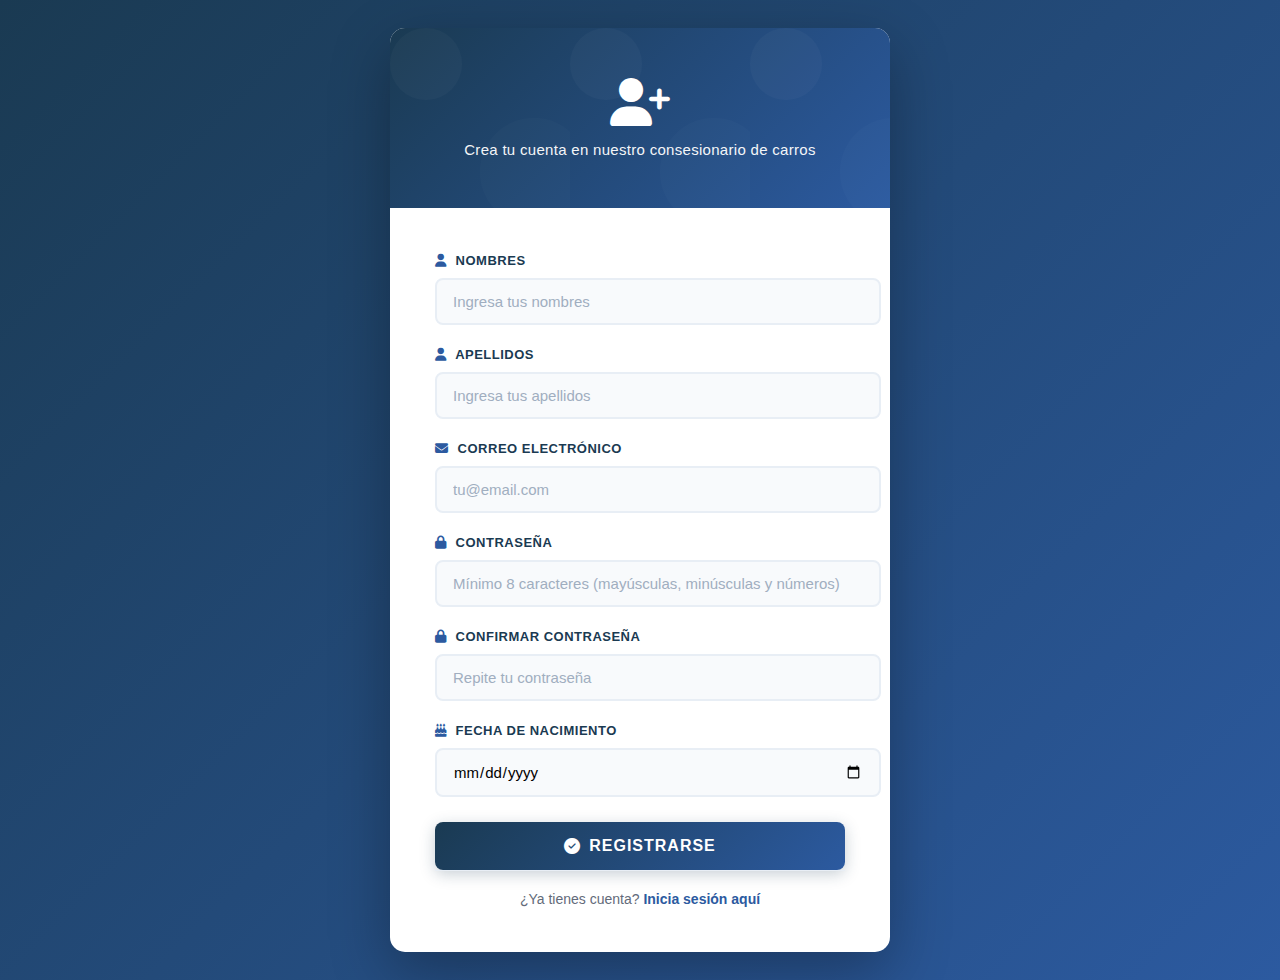
<file: registro.html>
<!DOCTYPE html>
<html lang="es">
<head>
  <meta charset="UTF-8">
  <meta name="viewport" content="width=device-width, initial-scale=1.0">
  <title>Registro de Usuario</title>

  <!-- Bootstrap CSS -->
  <link href="https://cdn.jsdelivr.net/npm/bootstrap@5.3.8/dist/css/bootstrap.min.css" rel="stylesheet" integrity="sha384-sRIl4kxILFvY47J16cr9ZwB07vP4J8+LH7qKQnuqkuIAvNWLzeN8tE5YBujZqJLB" crossorigin="anonymous">
  <link rel="stylesheet" href="https://cdnjs.cloudflare.com/ajax/libs/font-awesome/6.4.0/css/all.min.css">
  
  <style>
    /* Estilos base del body */
    body {
      background: linear-gradient(135deg, #1a3a52 0%, #2c5aa0 100%);
      min-height: 100vh;
      display: flex;
      align-items: center;
      justify-content: center;
      padding: 20px;
      font-family: 'Segoe UI', Tahoma, Geneva, Verdana, sans-serif;
    }

    /* Contenedor principal del registro */
    .registro-container {
      max-width: 500px;
      width: 100%;
      background: white;
      border-radius: 15px;
      box-shadow: 0 20px 60px rgba(0, 0, 0, 0.3);
      overflow: hidden;
      transition: all 0.4s ease;
    }

    .registro-container:hover {
      box-shadow: 0 25px 70px rgba(0, 0, 0, 0.35);
      transform: translateY(-5px);
    }

    /* Header del formulario */
    .registro-header {
      background: linear-gradient(135deg, #1a3a52 0%, #2c5aa0 100%);
      color: white;
      padding: 50px 20px;
      text-align: center;
      position: relative;
      overflow: hidden;
    }
    .check-exito {
      position: absolute;
      right: 15px;
      top: 66% !important;
      transform: translateY(-50%);
      color: #27ae60;
      font-size: 18px;
    }

    .registro-header::before {
      content: '';
      position: absolute;
      top: 0;
      left: 0;
      right: 0;
      bottom: 0;
      background: url('data:image/svg+xml,<svg xmlns="http://www.w3.org/2000/svg" viewBox="0 0 100 100"><circle cx="20" cy="20" r="20" fill="rgba(255,255,255,0.05)"/><circle cx="80" cy="80" r="30" fill="rgba(255,255,255,0.03)"/></svg>');
      opacity: 0.5;
    }

    .registro-header h1 {
      font-size: 32px;
      margin: 0 0 15px 0;
      font-weight: 700;
      display: flex;
      align-items: center;
      justify-content: center;
      gap: 12px;
      position: relative;
      z-index: 1;
    }

    .registro-header p {
      margin: 0;
      font-size: 15px;
      opacity: 0.95;
      position: relative;
      z-index: 1;
      letter-spacing: 0.3px;
    }

    .registro-icon {
      font-size: 48px;
      margin-bottom: 15px;
      display: block;
      position: relative;
      z-index: 1;
      animation: bounce 3s infinite;
    }

    @keyframes bounce {
      0%, 100% { transform: translateY(0); }
      50% { transform: translateY(-10px); }
    }

    /* Cuerpo del formulario */
    .registro-body {
      padding: 45px;
    }

    .form-group-registro {
      margin-bottom: 22px;
      position: relative;
    }

    .form-group-registro label {
      display: block;
      font-weight: 700;
      color: #1a3a52;
      margin-bottom: 10px;
      font-size: 13px;
      text-transform: uppercase;
      letter-spacing: 0.5px;
    }

    .form-group-registro label i {
      color: #2c5aa0;
      margin-right: 5px;
    }

    .form-group-registro input {
      width: 100%;
      padding: 13px 16px;
      border: 2px solid #e8eef5;
      border-radius: 8px;
      font-size: 15px;
      transition: all 0.3s ease;
      font-family: inherit;
      background: #f8fafc;
    }

    .form-group-registro input::placeholder {
      color: #a0aec0;
    }

    .form-group-registro input:focus {
      outline: none;
      border-color: #2c5aa0;
      background: white;
      box-shadow: 0 0 0 4px rgba(44, 90, 160, 0.1);
      transform: translateY(-2px);
    }

    /* Botón de registro */
    .btn-registrarse {
      width: 100%;
      padding: 15px;
      background: linear-gradient(135deg, #1a3a52 0%, #2c5aa0 100%);
      color: white;
      border: none;
      border-radius: 8px;
      font-weight: 700;
      font-size: 16px;
      cursor: pointer;
      transition: all 0.3s ease;
      margin-top: 25px;
      text-transform: uppercase;
      letter-spacing: 1px;
      display: flex;
      align-items: center;
      justify-content: center;
      gap: 8px;
      box-shadow: 0 4px 15px rgba(26, 58, 82, 0.25);
    }

    .btn-registrarse:hover {
      transform: translateY(-3px);
      box-shadow: 0 8px 25px rgba(26, 58, 82, 0.4);
      background: linear-gradient(135deg, #0f2840 0%, #1a4a7d 100%);
    }

    .btn-registrarse:active {
      transform: translateY(-1px);
    }

    .btn-registrarse i {
      font-size: 16px;
    }

    /* Footer del formulario */
    .registro-footer {
      text-align: center;
      padding: 0;
      border-top: 1px solid #e8eef5;
      padding-top: 20px;
    }

    .registro-footer p {
      margin: 0;
      color: #636b7a;
      font-size: 14px;
      font-weight: 500;
    }

    .registro-footer a {
      color: #2c5aa0;
      text-decoration: none;
      font-weight: 700;
      transition: all 0.3s ease;
      position: relative;
    }

    .registro-footer a::after {
      content: '';
      position: absolute;
      bottom: -2px;
      left: 0;
      width: 0;
      height: 2px;
      background: #2c5aa0;
      transition: width 0.3s ease;
    }

    .registro-footer a:hover::after {
      width: 100%;
    }

    .registro-footer a:hover {
      color: #1a3a52;
    }

    /* Animación para mensajes de error */
    @keyframes slideIn {
      from {
        opacity: 0;
        transform: translateY(-10px);
      }
      to {
        opacity: 1;
        transform: translateY(0);
      }
    }

    /* Responsive */
    @media (max-width: 480px) {
      .registro-header {
        padding: 30px 15px;
      }

      .registro-header h1 {
        font-size: 22px;
      }

      .registro-icon {
        font-size: 36px;
      }

      .registro-body {
        padding: 25px;
      }

      .btn-registrarse {
        padding: 12px;
        font-size: 14px;
      }
    }
  </style>
</head>

<body>
  <div class="registro-container">
    <!-- Header -->
    <div class="registro-header">
      <i class="fas fa-user-plus registro-icon"></i>
      <p>Crea tu cuenta en nuestro consesionario de carros</p>
    </div>

    <!-- Body -->
    <div class="registro-body">
      <form id="formRegistro">
        <!-- Nombres -->
        <div class="form-group-registro">
          <label for="nombres">
            <i class="fas fa-user"></i> Nombres
          </label>
          <input 
            type="text" 
            id="nombres" 
            placeholder="Ingresa tus nombres" 
            autocomplete="given-name"
            required>
        </div>

        <!-- Apellidos -->
        <div class="form-group-registro">
          <label for="apellidos">
            <i class="fas fa-user"></i> Apellidos
          </label>
          <input 
            type="text" 
            id="apellidos" 
            placeholder="Ingresa tus apellidos" 
            autocomplete="family-name"
            required>
        </div>

        <!-- Correo -->
        <div class="form-group-registro">
          <label for="correo">
            <i class="fas fa-envelope"></i> Correo Electrónico
          </label>
          <input 
            type="email" 
            id="correo" 
            placeholder="tu@email.com" 
            autocomplete="email"
            required>
        </div>

        <!-- Contraseña -->
        <div class="form-group-registro">
          <label for="clave">
            <i class="fas fa-lock"></i> Contraseña
          </label>
          <input 
            type="password" 
            id="clave" 
            placeholder="Mínimo 8 caracteres (mayúsculas, minúsculas y números)" 
            autocomplete="new-password"
            required>
        </div>

        <!-- Confirmar Contraseña -->
        <div class="form-group-registro">
          <label for="confirmarClave">
            <i class="fas fa-lock"></i> Confirmar Contraseña
          </label>
          <input 
            type="password" 
            id="confirmarClave" 
            placeholder="Repite tu contraseña" 
            autocomplete="new-password"
            required>
        </div>

        <!-- Fecha de Nacimiento -->
        <div class="form-group-registro">
          <label for="fechaNacimiento">
            <i class="fas fa-birthday-cake"></i> Fecha de Nacimiento
          </label>
          <input 
            type="date" 
            id="fechaNacimiento" 
            autocomplete="bday"
            required>
        </div>

        <!-- Botón Registrarse -->
        <button type="button" onclick="registrarUsuario()" class="btn-registrarse">
          <i class="fas fa-check-circle"></i> Registrarse
        </button>
      </form>

      <!-- Footer -->
      <div class="registro-footer">
        <p>¿Ya tienes cuenta? <a href="index.html">Inicia sesión aquí</a></p>
      </div>
    </div>
  </div>

  <!-- Scripts -->
  <script src="JS/App.js"></script>
  <script src="https://cdn.jsdelivr.net/npm/bootstrap@5.3.8/dist/js/bootstrap.bundle.min.js"></script>
</body>
</html>
</file>
